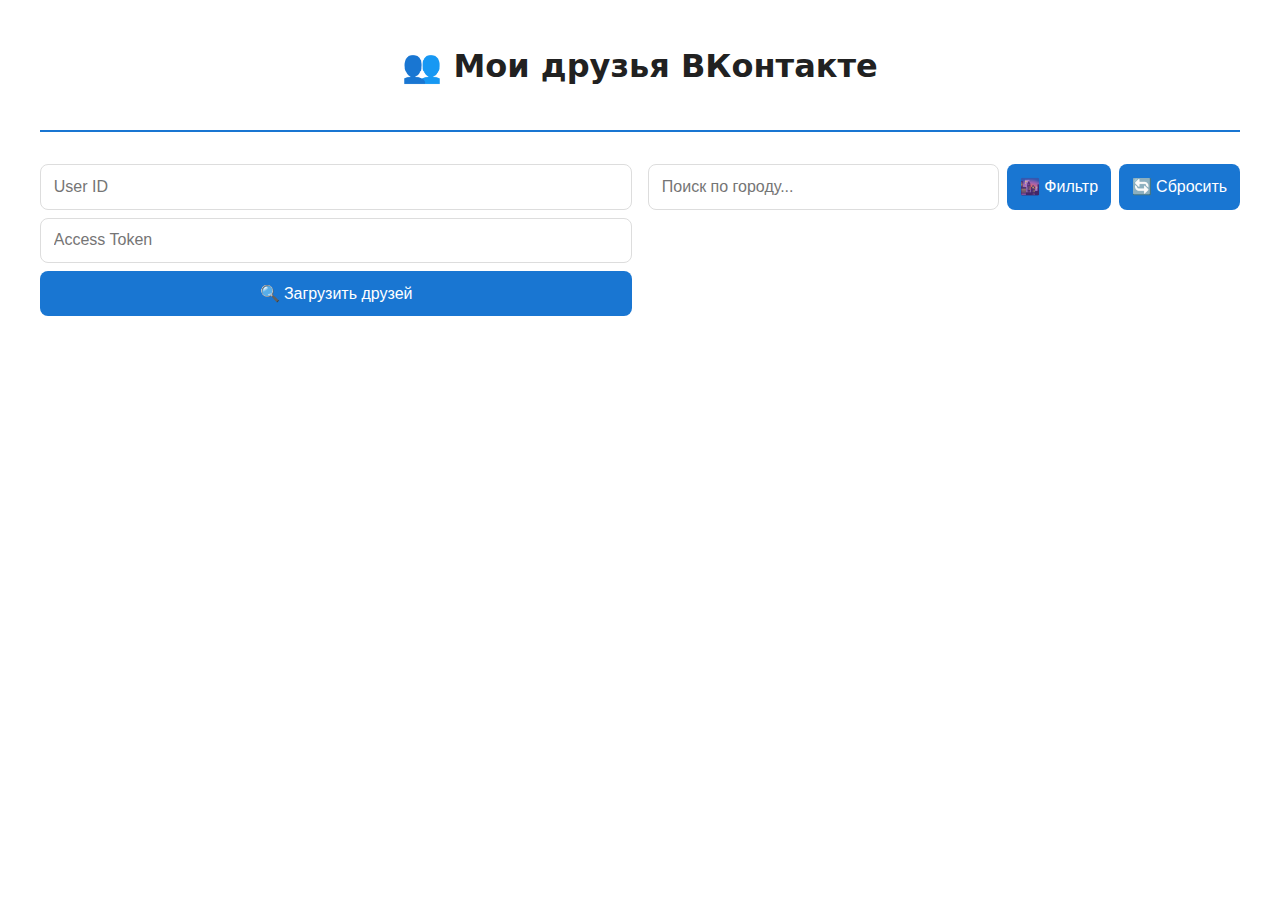
<file: lab3/index.html>
<!DOCTYPE html>
<html lang="ru">
<head>
    <meta charset="UTF-8">
    <meta name="viewport" content="width=device-width, initial-scale=1.0">
    <title>Друзья ВКонтакте | Лабораторная 3</title>
    <style>
        :root {
            --primary: #1976d2;
            --secondary: #f5f5f5;
            --error: #d32f2f;
            --text: #212121;
        }

        body {
            font-family: 'Segoe UI', system-ui;
            line-height: 1.6;
            max-width: 1200px;
            margin: 0 auto;
            padding: 20px;
            color: var(--text);
        }

        .header {
            text-align: center;
            margin-bottom: 2rem;
            padding-bottom: 1rem;
            border-bottom: 2px solid var(--primary);
        }

        .warning {
            color: var(--error);
            background: #ffebee;
            padding: 1rem;
            border-radius: 8px;
            margin: 1rem 0;
        }

        .controls {
            display: grid;
            grid-template-columns: repeat(auto-fit, minmax(250px, 1fr));
            gap: 1rem;
            margin-bottom: 2rem;
        }

        .input-group {
            display: flex;
            flex-direction: column;
            gap: 0.5rem;
        }

        input, button {
            padding: 0.8rem;
            border: 1px solid #ddd;
            border-radius: 8px;
            font-size: 1rem;
            transition: all 0.2s ease;
        }

        input:focus {
            outline: none;
            border-color: var(--primary);
            box-shadow: 0 0 0 3px rgba(25, 118, 210, 0.1);
        }

        button {
            background: var(--primary);
            color: white;
            cursor: pointer;
            display: flex;
            align-items: center;
            gap: 0.5rem;
            justify-content: center;
            border: none;
        }

        button:hover {
            opacity: 0.9;
            transform: translateY(-1px);
        }

        table {
            width: 100%;
            border-collapse: collapse;
            margin: 2rem 0;
            box-shadow: 0 1px 3px rgba(0,0,0,0.1);
        }

        th, td {
            padding: 1rem;
            text-align: left;
            border-bottom: 1px solid #eee;
        }

        th {
            background: var(--secondary);
            cursor: pointer;
            position: relative;
        }

        th:hover::after {
            content: '↕';
            position: absolute;
            right: 1rem;
            opacity: 0.5;
        }

        .status {
            padding: 1rem;
            border-radius: 8px;
            margin: 1rem 0;
        }

        .loading {
            background: #e3f2fd;
            color: var(--primary);
        }

        .error {
            background: #ffebee;
            color: var(--error);
        }

        .success {
            background: #e8f5e9;
            color: #2e7d32;
        }

        .highlight {
            background-color: #ffeb3b;
        }

        img.avatar {
            width: 50px;
            height: 50px;
            border-radius: 50%;
            object-fit: cover;
        }
    </style>
    <script src="https://code.jquery.com/jquery-3.6.0.min.js"></script>
</head>
<body>
    <header class="header">
        <h1>👥 Мои друзья ВКонтакте</h1>
    </header>

    <div class="controls">
        <div class="input-group">
            <input 
                type="text" 
                id="userId" 
                placeholder="User ID"
            >
            <input 
                type="password" 
                id="accessToken" 
                placeholder="Access Token"
            >
            <button onclick="loadFriends()">
                <span>🔍 Загрузить друзей</span>
            </button>
        </div>

        <div class="input-group">
            <div class="search-filter" style="display: flex; gap: 8px; flex-wrap: nowrap;">
            <input 
                type="text" 
                id="searchCity" 
                placeholder="Поиск по городу..."
                style="flex: 1; min-width: 200px;"
            >
            <button 
                onclick="filterByCity()" 
                style="min-width: 100px; white-space: nowrap;"
            >🌆 Фильтр</button>
            <button 
                onclick="clearSearch()" 
                style="min-width: 100px; white-space: nowrap;"
            >🔄 Сбросить</button>
        </div>
            <div class="status" id="status"></div>
        </div>
    </div>

    <div id="friends-table"></div>
    <div class="status" id="counter"></div>

    <script>
        let friendsData = null;
        const API_VERSION = '5.131';

        function loadFriends() {
            const USER_ID = $('#userId').val().trim();
            const ACCESS_TOKEN = $('#accessToken').val().trim();

            if(!USER_ID || !ACCESS_TOKEN) {
                showError('Заполните оба поля!');
                return;
            }

            showLoading('Идёт загрузка данных...');

            $.ajax({
                url: 'https://api.vk.com/method/friends.get',
                dataType: 'jsonp',
                data: {
                    user_id: USER_ID,
                    access_token: ACCESS_TOKEN,
                    v: API_VERSION,
                    fields: 'photo_100,bdate,city',
                    order: 'hints'
                },
                success: function(data) {
                    if(data.error) {
                        handleVKError(data.error);
                        return;
                    }

                    friendsData = data.response.items.map(friend => ({
                        id: friend.id,
                        first_name: friend.first_name || 'Не указано',
                        last_name: friend.last_name || 'Не указано',
                        bdate: formatDate(friend.bdate),
                        city: friend.city?.title || 'Не указан',
                        photo: friend.photo_100
                    }));

                    renderTable(friendsData);
                    updateCounter(friendsData.length);
                    showStatus('Данные успешно загружены!', 'success');
                },
                error: function(err) {
                    showError('Ошибка загрузки: ' + err.statusText);
                }
            });
        }

        function formatDate(bdate) {
            if (!bdate) return 'Не указана';
            const parts = bdate.split('.');
            return parts.length === 2 
                ? `${parts[0].padStart(2, '0')}.${parts[1].padStart(2, '0')}` 
                : bdate;
        }

        function renderTable(items) {
            const container = $('#friends-table');
            container.empty();

            if(items.length === 0) {
                container.html('<div class="status error">Нет данных для отображения</div>');
                return;
            }

            const table = $('<table>');
            const thead = $('<thead>').html(`
                <tr>
                    <th onclick="sortTable('id')">ID</th>
                    <th>Фото</th>
                    <th onclick="sortTable('first_name')">Имя</th>
                    <th onclick="sortTable('last_name')">Фамилия</th>
                    <th onclick="sortTable('bdate')">Дата рождения</th>
                    <th onclick="sortTable('city')">Город</th>
                </tr>
            `);

            const tbody = $('<tbody>');
            items.forEach(friend => {
                tbody.append(`
                    <tr>
                        <td>${friend.id}</td>
                        <td><img src="${friend.photo}" class="avatar"></td>
                        <td>${friend.first_name}</td>
                        <td>${friend.last_name}</td>
                        <td>${friend.bdate}</td>
                        <td>${friend.city}</td>
                    </tr>
                `);
            });

            table.append(thead, tbody);
            container.append(table);
            highlightMatches($('#searchCity').val().trim().toLowerCase());
        }

        function sortTable(field) {
            if (!friendsData) return;
            
            friendsData.sort((a, b) => {
                const valA = a[field].toLowerCase();
                const valB = b[field].toLowerCase();
                return valA.localeCompare(valB);
            });
            
            renderTable(friendsData);
        }

        function filterByCity() {
            const searchTerm = $('#searchCity').val().trim().toLowerCase();
            if (!friendsData) return;

            const filtered = searchTerm 
                ? friendsData.filter(friend => 
                    friend.city.toLowerCase().includes(searchTerm)
                  )
                : friendsData;

            renderTable(filtered);
            updateCounter(filtered.length);
        }

        function clearSearch() {
            $('#searchCity').val('');
            renderTable(friendsData);
            updateCounter(friendsData?.length || 0);
        }

        function highlightMatches(searchTerm) {
            $('td:nth-child(6)').each(function() {
                const city = $(this).text().toLowerCase();
                $(this).toggleClass('highlight', city.includes(searchTerm));
            });
        }

        function updateCounter(count) {
            $('#counter').text(`Найдено записей: ${count || 0}`);
        }

        function handleVKError(error) {
            const errors = {
                5: 'Неверный access token',
                6: 'Слишком много запросов',
                15: 'Доступ запрещён',
                113: 'Неверный User ID'
            };
            showError(errors[error.error_code] || error.error_msg);
        }

        function showLoading(text) {
            $('#status').removeClass().addClass('status loading').text(text);
        }

        function showError(text) {
            $('#status').removeClass().addClass('status error').text(text);
            setTimeout(hideStatus, 5000);
        }

        function showStatus(text, type) {
            $('#status').removeClass().addClass(`status ${type}`).text(text);
            setTimeout(hideStatus, 3000);
        }

        function hideStatus() {
            $('#status').removeClass().text('');
        }
    </script>
</body>
</html>
</file>
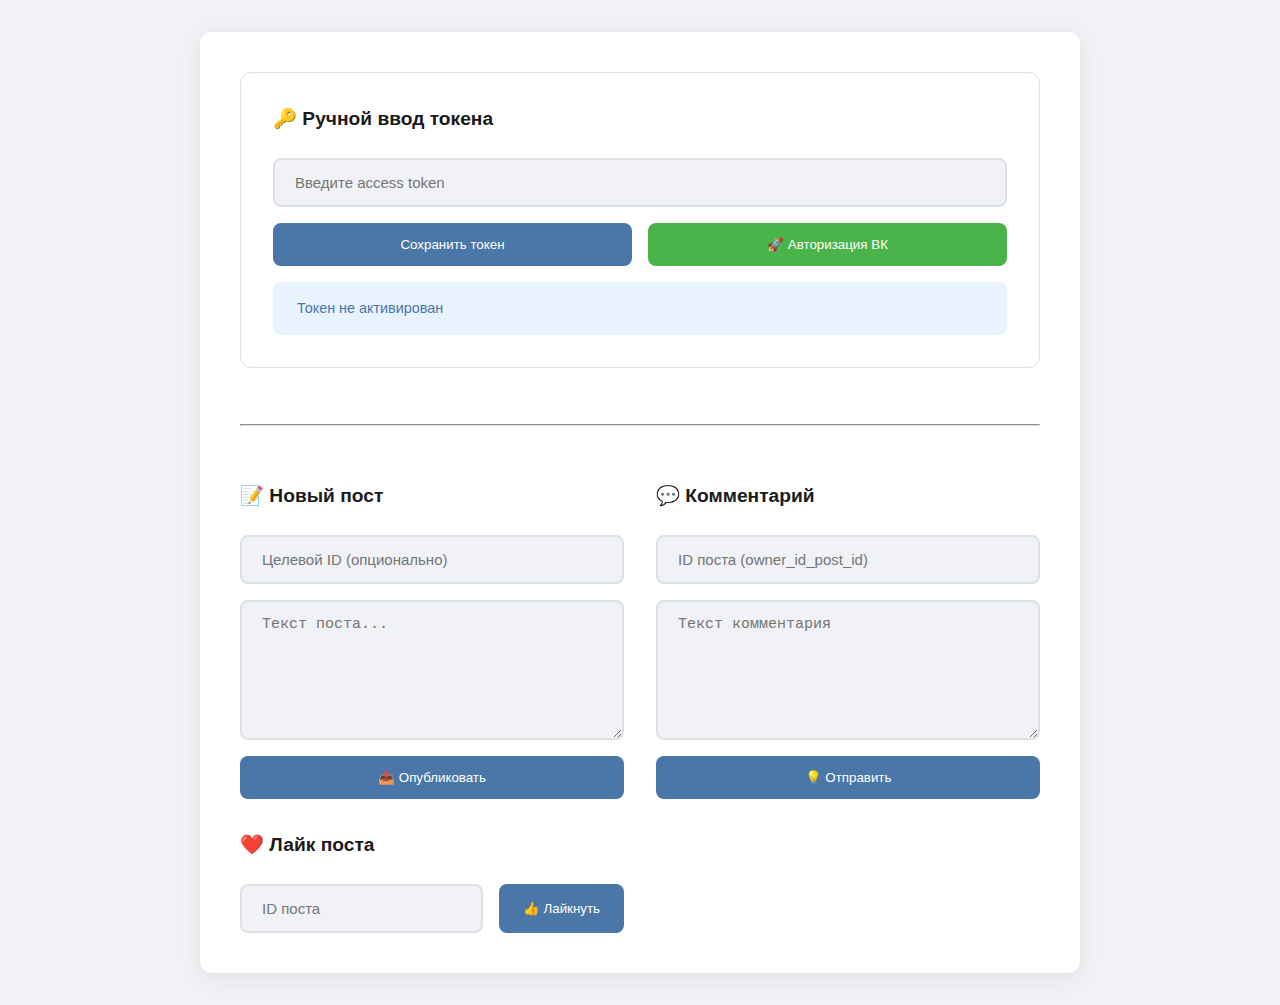
<file: lab4/index.html>
<!DOCTYPE html>
<html lang="ru">
<head>
  <meta charset="UTF-8">
  <title>VK Manager Pro</title>
  <style>
    :root {
  --primary: #4A76A8;
  --primary-hover: #2F4A6E;
  --background: #f0f2f5;
  --surface: #ffffff;
  --border: #dce1e6;
  --radius: 12px;
  --shadow: 0 4px 24px rgba(0,0,0,0.08);
}

body {
  background: var(--background);
  font-family: -apple-system, BlinkMacSystemFont, 'Segoe UI', Roboto, sans-serif;
  line-height: 1.5;
  margin: 0;
  padding: 2rem;
  min-height: 100vh;
}

.container {
  max-width: 800px;
  margin: 0 auto;
  background: var(--surface);
  border-radius: var(--radius);
  box-shadow: var(--shadow);
  padding: 2.5rem;
  display: grid;
  gap: 2rem;
}

.auth-section {
  background: var(--surface);
  border: 1px solid var(--border);
  border-radius: var(--radius);
  padding: 2rem;
  display: grid;
  gap: 1.5rem;
}

.action-grid {
  display: grid;
  grid-template-columns: repeat(auto-fit, minmax(320px, 1fr));
  gap: 2rem;
  align-items: start;
}

.input-group {
  display: grid;
  gap: 1rem;
  min-width: 0;
}

input, textarea {
  width: 100%;
  padding: 0.875rem 1.25rem;
  border: 2px solid var(--border);
  border-radius: 8px;
  font-size: 15px;
  transition: all 0.2s ease;
  background: var(--background);
  box-sizing: border-box;
}

textarea {
  min-height: 140px;
  resize: vertical;
}

button {
  background: var(--primary);
  color: white;
  border: none;
  padding: 0.875rem 1.5rem;
  border-radius: 8px;
  font-weight: 500;
  cursor: pointer;
  transition: all 0.2s ease;
  width: 100%;
}

button:hover {
  background: var(--primary-hover);
  transform: translateY(-1px);
  box-shadow: var(--shadow);
}

.status {
  padding: 1rem 1.5rem;
  background: #e8f3ff;
  border-radius: 8px;
  color: var(--primary);
  font-size: 0.9rem;
}

@media (max-width: 640px) {
  body {
    padding: 1rem;
  }
  
  .container {
    padding: 1.5rem;
  }
  
  .action-grid {
    grid-template-columns: 1fr;
  }
}

/* Дополнительные улучшения */
.button-group {
  display: grid;
  gap: 1rem;
  grid-template-columns: repeat(auto-fit, minmax(150px, 1fr));
}

.like-container {
  display: grid;
  gap: 1rem;
  grid-template-columns: 1fr auto;
}

h3 {
  margin: 0 0 0.5rem;
  font-size: 1.2rem;
  color: #1A1A1A;
}

hr.section-divider {
  margin: 1.5rem 0;
  border-color: var(--border);
}
  </style>
  <script src="https://code.jquery.com/jquery-3.3.1.min.js"></script>
</head>
<body>
  <div class="container">
  <section class="auth-section">
    <div class="input-group">
      <h3>🔑 Ручной ввод токена</h3>
      <input type="text" id="manualToken" placeholder="Введите access token">
      <div class="button-group">
        <button onclick="setToken()">Сохранить токен</button>
        <button onclick="authVK()" style="background: #4AB34A;">
          🚀 Авторизация ВК
        </button>
      </div>
      <div class="status" id="status">Токен не активирован</div>
    </div>
  </section>

  <hr class="section-divider">

  <div class="action-grid">
    <!-- Блок создания поста -->
    <div class="input-group">
      <h3>📝 Новый пост</h3>
      <input type="number" id="userId" placeholder="Целевой ID (опционально)">
      <textarea id="postText" placeholder="Текст поста..."></textarea>
      <div class="button-group">
        <button onclick="createPost()">📤 Опубликовать</button>
      </div>
    </div>

    <!-- Блок комментариев -->
    <div class="input-group">
      <h3>💬 Комментарий</h3>
      <input type="text" id="postId" placeholder="ID поста (owner_id_post_id)">
      <textarea id="commentText" placeholder="Текст комментария"></textarea>
      <div class="button-group">
        <button onclick="addComment()">💡 Отправить</button>
      </div>
    </div>

    <!-- Блок лайков -->
    <div class="input-group">
      <h3>❤️ Лайк поста</h3>
      <div class="like-container">
        <input type="text" id="likePostId" placeholder="ID поста">
        <button onclick="likePost()">👍 Лайкнуть</button>
      </div>
    </div>
  </div>
</div>


  <!-- Оригинальный JavaScript без изменений -->
  <script>
    const APP_ID = 53162697;
    let accessToken = null;

    function setToken() {
      accessToken = document.getElementById('manualToken').value.trim();
      document.getElementById('status').textContent = accessToken 
        ? '✅ Токен успешно установлен' 
        : '⚠️ Введите токен в поле выше';
    }


  function authVK() {
    const redirectUri = "https://oauth.vk.com/blank.html";
    const scope = ["wall"];
    const url = new URL(`https://oauth.vk.com/authorize?client_id=${APP_ID}&display=page&redirect_uri=${redirectUri}&scope=${scope}&response_type=token&v=5.199`);
    const authWindow = window.open(
      url.href,
      'VK Auth',
      'width=600,height=700'
    );
  }

  function callAPI(method, params) {
    return $.ajax({
      url: `https://api.vk.com/method/${method}`,
      data: {
        ...params,
        access_token: accessToken,
        v: '5.199'
      },
      dataType: 'jsonp',
      jsonp: 'callback'
    });
  }

  function createPost() {
    const ownerId = $('#userId').val() || '';
    const message = $('#postText').val();

    callAPI('wall.post', {
      owner_id: ownerId,
      message: message,
      privacy_view: 'friends'
    })
    .done(function(response) {
      handleResponse(response, 'Пост успешно опубликован');
    })
    .fail(function(jqXHR) {
      handleError(jqXHR);
    });
  }

  function addComment() {
    const [ownerId, postId] = $('#postId').val().split('_');
    const message = $('#commentText').val();

    callAPI('wall.createComment', {
      owner_id: ownerId,
      post_id: postId,
      message: message
    })
    .done(function(response) {
      handleResponse(response, 'Комментарий добавлен');
    })
    .fail(handleError);
  }

  function likePost() {
    const [ownerId, postId] = $('#likePostId').val().split('_');

    callAPI('likes.add', {
      type: 'post',
      owner_id: ownerId,
      item_id: postId
    })
    .done(function(response) {
      handleResponse(response, 'Лайк поставлен');
    })
    .fail(handleError);
  }

  function handleResponse(response, successMsg) {
    if(response.response) {
      alert(successMsg);
    } else {
      alert('Ошибка: ' + (response.error?.error_msg || 'Неизвестная ошибка'));
    }
  }

  function handleError(jqXHR) {
    alert('Ошибка запроса: ' + (jqXHR.responseJSON?.error?.error_msg || 'Ошибка сети'));
  }
</script>
</body>
</html>
</file>
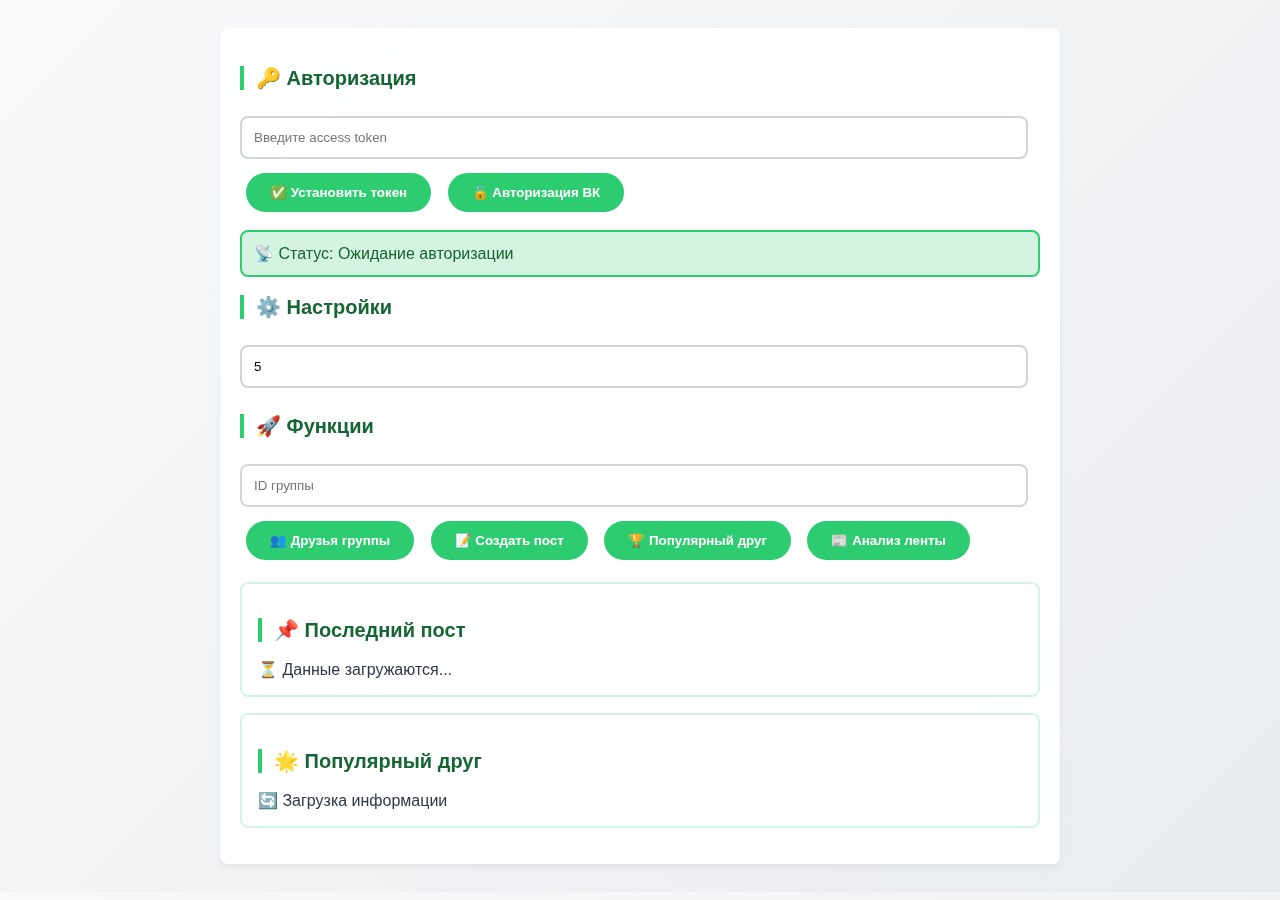
<file: lab5/index.html>
<!DOCTYPE html>
<html lang="ru">
<head>
    <meta charset="UTF-8">
    <title>Lab #5</title>
    <style>
        body {
            font-family: Arial;
            background: linear-gradient(135deg, #f8f9fa 0%, #e9ecef 100%);
            color: #2d3748;
            padding: 20px;
        }
        
        .container {
            max-width: 800px;
            margin: 0 auto;
            background: rgba(255,255,255,0.9);
            padding: 20px;
            border-radius: 8px;
            backdrop-filter: blur(5px);
            box-shadow: 0 4px 6px rgba(0,0,0,0.05);
        }
        
        button {
            background: #2ecc71;
            color: white;
            border: none;
            padding: 12px 24px;
            margin: 6px;
            border-radius: 25px;
            cursor: pointer;
            transition: all 0.3s ease;
            font-weight: 600;
        }
        
        button:hover {
            background: #27ae60;
            transform: translateY(-1px);
            box-shadow: 0 3px 8px rgba(0,0,0,0.1);
        }
        
        input, textarea {
            width: 95%;
            padding: 12px;
            margin: 8px 0;
            border: 2px solid #d1d5db;
            border-radius: 8px;
            background: white;
            transition: border-color 0.3s;
        }
        
        input:focus {
            border-color: #2ecc71;
            outline: none;
        }
        
        .status {
            padding: 12px;
            margin: 12px 0;
            background: #d4f3e0;
            border: 2px solid #2ecc71;
            border-radius: 8px;
            color: #166534;
        }
        
        .result-block {
            padding: 16px;
            margin: 16px 0;
            background: white;
            border: 2px solid #d4f3e0;
            border-radius: 8px;
        }
        
        .friend-card {
            display: flex;
            align-items: center;
            padding: 12px;
            margin: 12px 0;
            background: white;
            border: 2px solid #d4f3e0;
            border-radius: 8px;
        }
        
        .friend-photo {
            width: 40px;
            height: 40px;
            border-radius: 50%;
            margin-right: 12px;
            border: 2px solid #2ecc71;
        }
        
        h2 {
            color: #166534;
            font-size: 20px;
            margin: 18px 0;
            border-left: 4px solid #2ecc71;
            padding-left: 12px;
        }
    </style>
    <script src="https://code.jquery.com/jquery-3.3.1.min.js"></script>
</head>
<body>
<div class="container">
    <h2>🔑 Авторизация</h2>
    <input type="text" id="manualToken" placeholder="Введите access token">
    <button onclick="setToken()">✅ Установить токен</button>
    <button onclick="authVK()">🔓 Авторизация ВК</button>
    <div class="status" id="status">📡 Статус: Ожидание авторизации</div>

    <h2>⚙️ Настройки</h2>
    <input type="number" id="limit" value="5" placeholder="Макс. количество операций">

    <h2>🚀 Функции</h2>
    <input type="text" id="groupId" placeholder="ID группы">
    <button onclick="getGroupFriends()">👥 Друзья группы</button>
    <button onclick="createGroupsPost()">📝 Создать пост</button>
    <button onclick="findPopularFriend()">🏆 Популярный друг</button>
    <button onclick="processNewsfeed()">📰 Анализ ленты</button>

    <div class="result-block">
        <h2>📌 Последний пост</h2>
        <div id="lastPostContent">⏳ Данные загружаются...</div>
    </div>

    <div class="result-block">
        <h2>🌟 Популярный друг</h2>
        <div id="popularFriendContent">🔄 Загрузка информации</div>
    </div>
</div>

<script>
    const APP_ID = 53162697;
    let accessToken = null;

    function setToken() {
        accessToken = document.getElementById('manualToken').value.trim();
        document.getElementById('status').innerHTML = accessToken 
            ? 'Токен установлен вручную' 
            : 'Введите токен в поле выше';
    }

    function authVK() {
        const redirectUri = "https://oauth.vk.com/blank.html";
        const scope = ["wall,friends,groups,stats,offline"];
        const url = new URL(`https://oauth.vk.com/authorize?client_id=${APP_ID}&display=page&redirect_uri=${redirectUri}&scope=${scope}&response_type=token&v=5.199`);
        window.open(url.href, 'VK Auth', 'width=600,height=700');
    }

    function callAPI(method, params) {
        return $.ajax({
            url: `https://api.vk.com/method/${method}`,
            data: {...params, access_token: accessToken, v: '5.199'},
            dataType: 'jsonp',
            jsonp: 'callback'
        });
    }

    function handleError(error) {
        alert('Ошибка: ' + (error.error?.error_msg || 'Неизвестная ошибка'));
    }

    function getGroupFriends() {
        const groupId = $('#groupId').val();
        const limit = $('#limit').val();

        callAPI('groups.getMembers', {group_id: groupId, count: 1000})
            .then(members => {
                const items = members.response.items.slice(0, limit);
                let friends = [];
                
                function process(index) {
                    if(index >= items.length) {
                        alert(`Найдено друзей: ${friends.length}`);
                        return;
                    }
                    
                    callAPI('friends.get', {user_id: items[index]})
                        .then(res => {
                            if(res.response) friends.push(...res.response.items);
                            return new Promise(r => setTimeout(r, 500));
                        })
                        .then(() => process(index + 1))
                        .catch(handleError);
                }
                process(0);
            })
            .catch(handleError);
    }

    function createGroupsPost() {
        const limit = $('#limit').val();
        
        callAPI('groups.get', {extended: 1, count: limit})
            .then(groups => {
                let postText = "";
                const items = groups.response.items;

                function process(index) {
                    if(index >= items.length) {
                        return callAPI('wall.post', {message: `Мои группы:\n${postText}`});
                    }

                    return callAPI('groups.getById', {
                        group_id: Math.abs(items[index].id),
                        fields: "members_count"
                    })
                        .then(res => {
                            postText += `${items[index].name} (${res.response.groups[0].members_count} участников)\n`;
                            return new Promise(r => setTimeout(r, 500));
                        })
                        .then(() => process(index + 1));
                }
                
                return process(0);
            })
            .then(() => alert('Пост создан!'))
            .catch(handleError);
    }

    async function findPopularFriend() {
	  const limit = $('#limit').val();
	  
	  try {
		const friends = await callAPI('friends.get', {});
		const items = friends.response.items.slice(0, limit);
		
		let maxFriends = 0;
		let popularUser = null;

		// Последовательно обрабатываем каждого друга
		for(const item of items) {
		  const res = await callAPI('users.get', {
			user_ids: item,
			fields: 'photo_100,counters'
		  });
		  
		  const user = res.response[0];
		  if(user.counters?.friends > maxFriends) {
			maxFriends = user.counters.friends;
			popularUser = user;
		  }
		  await new Promise(r => setTimeout(r, 500)); // Имитация задержки
		}

		if(popularUser) {
		  document.getElementById('popularFriendContent').innerHTML = `
			<div class="friend-card">
			  <img src="${popularUser.photo_100}" class="friend-photo"
				   alt="${popularUser.first_name} ${popularUser.last_name}">
			  <div>
				<h4>${popularUser.first_name} ${popularUser.last_name}</h4>
				<p>Друзей: ${maxFriends}</p>
				<p>Страница: <a href="https://vk.com/id${popularUser.id}" target="_blank">перейти</a></p>
			  </div>
			</div>`;
		}
	  } catch(error) {
		handleError(error);
	  }
	}

    function processNewsfeed() {
        callAPI('newsfeed.get', {count: 1})
            .then(news => {
                const post = news.response.items[0];
                let sourceRequest;

                if(post.source_id > 0) {
                    sourceRequest = callAPI('friends.get', {
                        user_id: post.source_id,
                        count: $('#limit').val()
                    }).then(res => getNames(res.response.items));
                } else {
                    sourceRequest = callAPI('groups.getMembers', {
                        group_id: Math.abs(post.source_id)
                    }).then(res => getNames(res.response.items));
                }

                const infoRequest = post.source_id < 0
                    ? callAPI('groups.getById', {group_id: Math.abs(post.source_id), fields: "photo_100"})
                    : callAPI('users.get', {user_ids: Math.abs(post.source_id), fields: "photo_100"});

                return Promise.all([sourceRequest, infoRequest, post]);
            })
            .then(([names, response, post]) => {
                const isGroup = post.source_id < 0;
                const entity = isGroup ? response.response.groups[0] : response.response[0];
                const attachment = post.attachments?.[0]?.type === "photo" 
                    ? post.attachments[0].photo.sizes[1].url 
                    : "";

                document.getElementById('lastPostContent').innerHTML = `
                    <div class="friend-card">
                        <img src="${entity.photo_100}" class="friend-photo">
                        <div style="display: contents;">
                            <h4>${isGroup ? entity.name : `${entity.first_name} ${entity.last_name}`}</h4>
                            <p>${new Date(post.date * 1000).toLocaleString()}</p>
                            <p>${post.text || 'Без текста'}</p>
                            ${attachment ? `<img src="${attachment}" alt="Прикрепленное фото">` : ''}
                        </div>
                    </div>`;

                alert(`Список:\n${names.join('\n')}`);
            })
            .catch(handleError);
    }

    function getNames(ids) {
        return callAPI('users.get', {
            user_ids: ids.join(','),
            fields: 'name'
        }).then(res => res.response.map(u => `${u.first_name} ${u.last_name}`));
    }
</script>
</body>
</html>
</file>
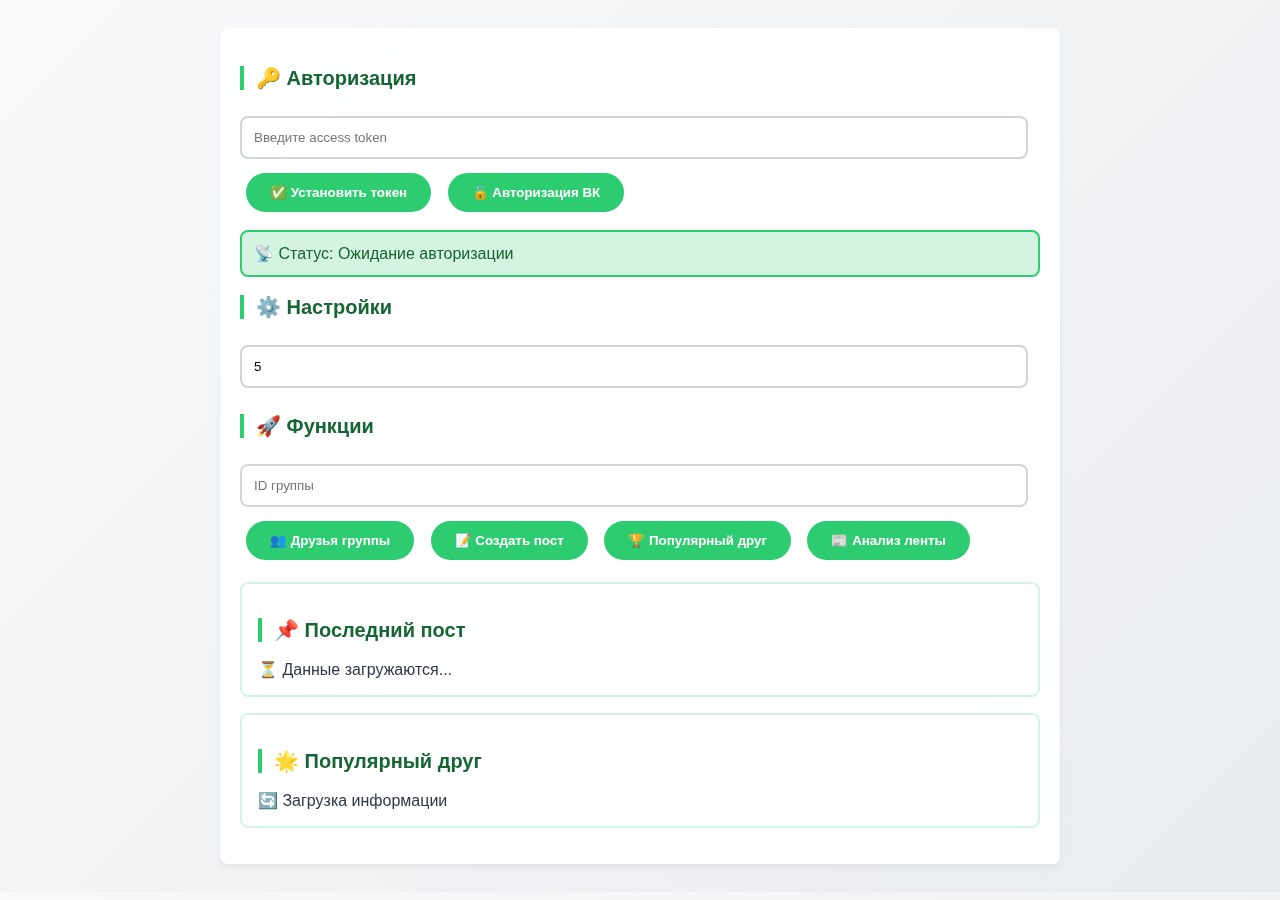
<file: lab6/index.html>
<!DOCTYPE html>
<html lang="ru">
<head>
    <meta charset="UTF-8">
    <title>Lab #5</title>
    <style>
        body {
            font-family: Arial;
            background: linear-gradient(135deg, #f8f9fa 0%, #e9ecef 100%);
            color: #2d3748;
            padding: 20px;
        }
        
        .container {
            max-width: 800px;
            margin: 0 auto;
            background: rgba(255,255,255,0.9);
            padding: 20px;
            border-radius: 8px;
            backdrop-filter: blur(5px);
            box-shadow: 0 4px 6px rgba(0,0,0,0.05);
        }
        
        button {
            background: #2ecc71;
            color: white;
            border: none;
            padding: 12px 24px;
            margin: 6px;
            border-radius: 25px;
            cursor: pointer;
            transition: all 0.3s ease;
            font-weight: 600;
        }
        
        button:hover {
            background: #27ae60;
            transform: translateY(-1px);
            box-shadow: 0 3px 8px rgba(0,0,0,0.1);
        }
        
        input, textarea {
            width: 95%;
            padding: 12px;
            margin: 8px 0;
            border: 2px solid #d1d5db;
            border-radius: 8px;
            background: white;
            transition: border-color 0.3s;
        }
        
        input:focus, textarea:focus {
            border-color: #2ecc71;
            outline: none;
        }
        
        .status {
            padding: 12px;
            margin: 12px 0;
            background: #d4f3e0;
            border: 2px solid #2ecc71;
            border-radius: 8px;
            color: #166534;
        }
        
        .result-block {
            padding: 16px;
            margin: 16px 0;
            background: white;
            border: 2px solid #d4f3e0;
            border-radius: 8px;
        }
        
        .friend-card {
            display: flex;
            align-items: center;
            padding: 12px;
            margin: 12px 0;
            background: white;
            border: 2px solid #d4f3e0;
            border-radius: 8px;
        }
        
        .friend-photo {
            width: 40px;
            height: 40px;
            border-radius: 50%;
            margin-right: 12px;
            border: 2px solid #2ecc71;
        }
        
        h2 {
            color: #166534;
            font-size: 20px;
            margin: 18px 0;
            border-left: 4px solid #2ecc71;
            padding-left: 12px;
        }

        /* Новые стили для редактора */
        #postEditorBlock button {
            background: #3498db;
            margin: 10px 5px;
        }
        
        #postEditorBlock button:last-child {
            background: #e74c3c;
        }
    </style>
    <script src="https://code.jquery.com/jquery-3.3.1.min.js"></script>
</head>
<body>
<div class="container">
    <h2>🔑 Авторизация</h2>
    <input type="text" id="manualToken" placeholder="Введите access token">
    <button onclick="setToken()">✅ Установить токен</button>
    <button onclick="authVK()">🔓 Авторизация ВК</button>
    <div class="status" id="status">📡 Статус: Ожидание авторизации</div>

    <h2>⚙️ Настройки</h2>
    <input type="number" id="limit" value="5" placeholder="Макс. количество операций">

    <h2>🚀 Функции</h2>
    <input type="text" id="groupId" placeholder="ID группы">
    <button onclick="getGroupFriends()">👥 Друзья группы</button>
    <button onclick="createGroupsPost()">📝 Создать пост</button>
    <button onclick="findPopularFriend()">🏆 Популярный друг</button>
    <button onclick="processNewsfeed()">📰 Анализ ленты</button>

    <div class="result-block" id="postEditorBlock" style="display: none;">
        <h2>✍️ Предпросмотр поста</h2>
        <textarea id="postPreview" rows="6" style="width: 95%"></textarea>
        <button onclick="publishPost()" style="background: #3498db">🚀 Опубликовать</button>
        <button onclick="document.getElementById('postEditorBlock').style.display = 'none'" 
                style="background: #e74c3c">❌ Отменить</button>
    </div>

    <div class="result-block">
        <h2>📌 Последний пост</h2>
        <div id="lastPostContent">⏳ Данные загружаются...</div>
    </div>

    <div class="result-block">
        <h2>🌟 Популярный друг</h2>
        <div id="popularFriendContent">🔄 Загрузка информации</div>
    </div>
</div>

<script>
    const APP_ID = 53162697;
    let accessToken = null;

    function setToken() {
        accessToken = document.getElementById('manualToken').value.trim();
        document.getElementById('status').innerHTML = accessToken 
            ? '✅ Токен установлен' 
            : '⚠️ Введите токен';
    }

    function authVK() {
        const redirectUri = "https://oauth.vk.com/blank.html";
        const scope = ["wall,friends,groups,stats,offline"];
        const url = new URL(`https://oauth.vk.com/authorize?client_id=${APP_ID}&display=page&redirect_uri=${redirectUri}&scope=${scope}&response_type=token&v=5.199`);
        window.open(url.href, 'VK Auth', 'width=600,height=700');
    }

    function callAPI(method, params) {
        return $.ajax({
            url: `https://api.vk.com/method/${method}`,
            data: {
                ...params,
                access_token: accessToken,
                v: '5.199'
            },
            dataType: 'jsonp',
            jsonp: 'callback'
        });
    }

    function handleError(jqXHR) {
        alert('Ошибка: ' + (jqXHR.responseJSON?.error?.error_msg || 'Ошибка сети'));
    }

    async function createGroupsPost() {
        try {
            const groups = await callAPI('groups.get', {
                extended: 1,
                count: $('#limit').val()
            });

            let postText = "Мои группы:\\n\\n";
            for(const group of groups.response.items) {
                const response = await callAPI('groups.getById', {
                    'group_id': Math.abs(group.id),
                    fields: "members_count"
                });
                postText += `${group.name} (${response.response.groups[0].members_count} участников)\\n`;
                await new Promise(r => setTimeout(r, 500));
            }

            document.getElementById('postEditorBlock').style.display = 'block';
            document.getElementById('postPreview').value = postText.replace(/\\n/g, '\n');

        } catch(e) {
            handleError(e);
        }
    }

    async function publishPost() {
        try {
            const finalText = document.getElementById('postPreview').value;
            await callAPI('wall.post', { message: finalText });
            alert('Пост успешно опубликован!');
            document.getElementById('postEditorBlock').style.display = 'none';
        } catch(e) {
            handleError(e);
        }
    }

    async function getGroupFriends() {
        const groupId = $('#groupId').val();
        const limit = $('#limit').val();

        try {
            const members = await callAPI('groups.getMembers', {
                group_id: groupId,
                count: 1000
            });

            const friends = [];
            for(const member of members.response.items.slice(0, limit)) {
                const response = await callAPI('friends.get', {
                    user_id: member
                });
                if(response.response) friends.push(...response.response.items);
            }

            alert(`Найдено друзей: ${friends.length}`);
        } catch(e) {
            handleError(e);
        }
    }


    async function findPopularFriend() {
        try {
            const friends = await callAPI('friends.get', {});
            let maxFriends = 0;
            let popularUser = null;

            for(const friendId of friends.response.items.slice(0, $('#limit').val())) {
                const friend = await callAPI('users.get', {
                    user_ids: friendId,
                    fields: 'photo_100,counters'
                });
				console.log(friendId)
				console.log(friend)
                if(friend.response[0].counters && friend.response[0].counters.friends > maxFriends) {
                    maxFriends = friend.response[0].counters.friends;
                    popularUser = friend.response[0];
                }
				
				await new Promise(r => setTimeout(r, 500));
            }

            document.getElementById('popularFriendContent').innerHTML = `
        <div class="friend-card">
          <img src="${popularUser.photo_100}"
               class="friend-photo"
               alt="${popularUser.first_name} ${popularUser.last_name}">
          <div>
            <h4>${popularUser.first_name} ${popularUser.last_name}</h4>
            <p>Друзей: ${maxFriends}</p>
            <p>Страница: <a href="https://vk.com/id${popularUser.id}"
                         target="_blank">перейти</a></p>
          </div>
        </div>
      `;

        } catch(e) {
            handleError(e);
        }
    }

    async function processNewsfeed() {
        try {
            const news = await callAPI('newsfeed.get', { count: 1 });
            const post = news.response.items[0];

            let names = [];
            if(post.source_id > 0) {
                const friends = await callAPI('friends.get', {
                    user_id: post.source_id,
                    count: $('#limit').val()
                });
                names = await getNames(friends.response.items);
            } else {
                const groupId = Math.abs(post.source_id);
                const members = await callAPI('groups.getMembers', {
                    group_id: groupId,
                    count: $('#limit').val()
                });
                names = await getNames(members.response.items);
            }

            const isGroup = post.source_id < 0;
            const response = await callAPI(isGroup ? 'groups.getById' : 'users.get', {
                [isGroup ? 'group_id' : 'user_ids']: Math.abs(post.source_id),
                fields: "photo_100"
            });

            const name = isGroup
                ? response.response.groups[0].name
                : `${response.response[0].first_name} ${response.response[0].last_name}`;

            const photo = isGroup ? response.response.groups[0].photo_100 : response.response[0].photo_100

			console.log(post)
			const attachment = post.attachments[0].type == "photo" ? post.attachments[0].photo.sizes[1].url : ""
			
            document.getElementById('lastPostContent').innerHTML = `
            <div class="friend-card">
                <img src="${photo}" class="friend-photo">
                <div style="display: contents;">
                    <h4>${name} ${new Date(post.date * 1000).toLocaleString()}</h4>
                    <p>${post.text || 'Без текста'}</p>
                    <img src="${attachment}" alt="Без фото">
                </div>
            </div>
            `;

            alert(`Список:\n${names.join('\n')}`);
        } catch(e) {
            handleError(e);
        }
    }

    async function getNames(ids) {
        const users = await callAPI('users.get', {
            user_ids: ids.join(','),
            fields: 'name'
        });
        return users.response.map(u => `${u.first_name} ${u.last_name}`);
    }
</script>
</body>
</html>
</file>
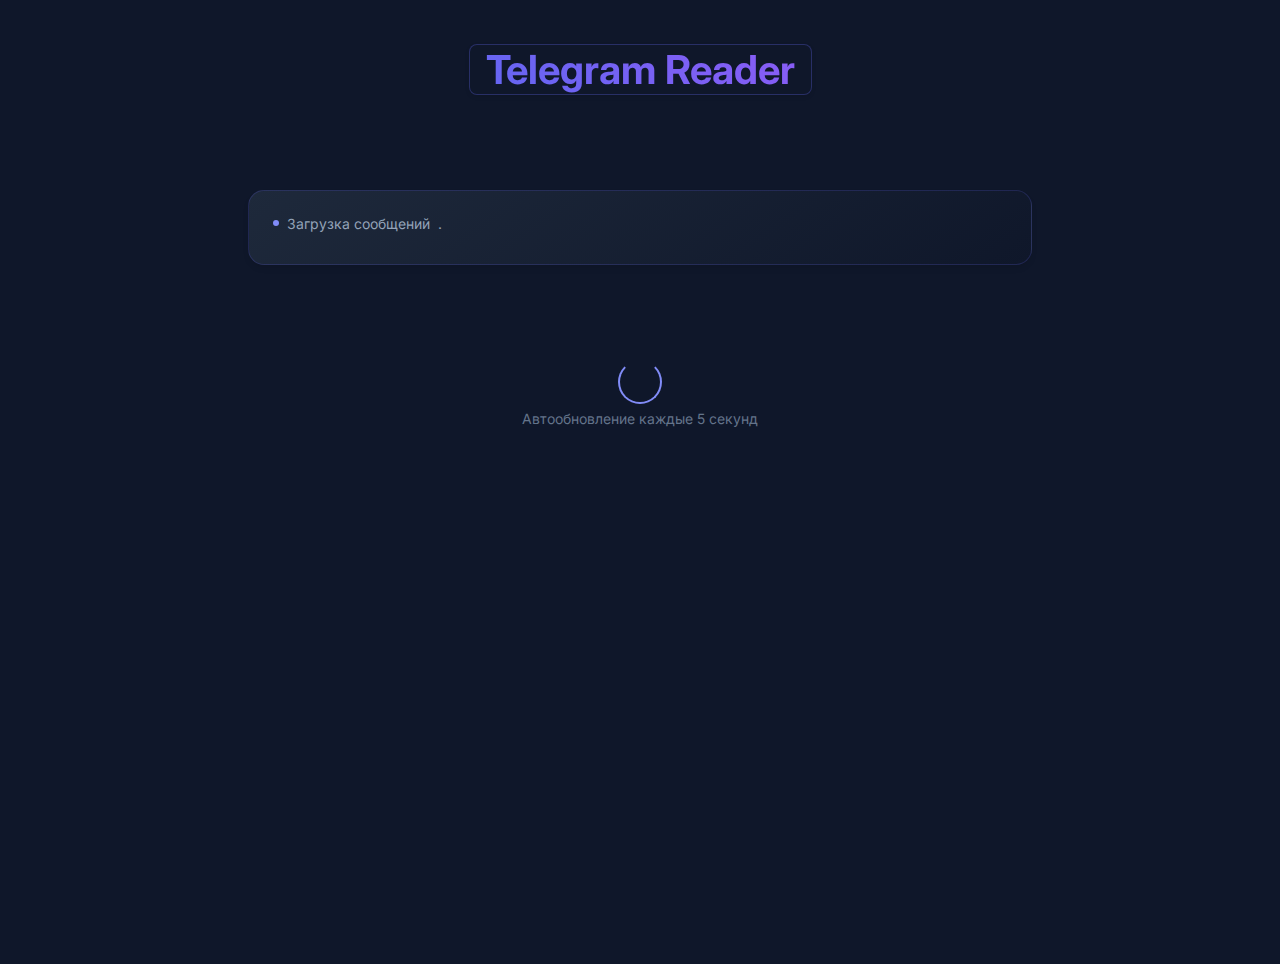
<file: lab7/index (3).html>
<!DOCTYPE html>
<html>
<head>
<meta charset="UTF-8">
  <title>Telegram Reader</title>
  <link href="https://fonts.googleapis.com/css2?family=Inter:wght@400;500;600&display=swap" rel="stylesheet">
  <style>
    :root {
      --gradient-1: #6366f1;
      --gradient-2: #8b5cf6;
      --bg-dark: #0f172a;
      --text-primary: #f8fafc;
      --accent: #818cf8;
    }

    body {
      font-family: 'Inter', sans-serif;
      background: var(--bg-dark);
      padding: 2rem;
      max-width: 800px;
      margin: 0 auto;
      min-height: 100vh;
    }

    .header {
      text-align: center;
      margin-bottom: 2.5rem;
      position: relative;
    }

    h1 {
      font-size: 2.5rem;
      color: var(--text-primary);
      background: linear-gradient(45deg, var(--gradient-1), var(--gradient-2));
      -webkit-background-clip: text;
      -webkit-text-fill-color: transparent;
      display: inline-block;
      padding: 0 1rem;
	  max-width: 100%;
	  border-radius: 8px;
	  margin-top: 12px;
	  border: 1px solid rgba(99, 102, 241, 0.3);
	  box-shadow: 0 2px 4px rgba(0, 0, 0, 0.1);
    }

    .message-card {
      background: linear-gradient(145deg, #1e293b, #0f172a);
      border-radius: 16px;
      margin: 1.25rem 0;
      padding: 1.5rem;
      box-shadow: 0 4px 6px -1px rgba(0, 0, 0, 0.1);
      border: 1px solid rgba(99, 102, 241, 0.2);
      transition: transform 0.3s ease, box-shadow 0.3s ease;
      display: flex;
      align-items: flex-start;
      gap: 1.5rem;
    }

    .message-card:hover {
      transform: translateY(-3px);
      box-shadow: 0 10px 15px -3px rgba(99, 102, 241, 0.2);
    }

    .avatar {
      width: 56px;
      height: 56px;
      border-radius: 50%;
      border: 2px solid var(--accent);
      box-shadow: 0 0 12px rgba(99, 102, 241, 0.3);
      object-fit: cover;
      flex-shrink: 0;
    }

    .avatar-placeholder {
      background: linear-gradient(45deg, var(--gradient-1), var(--gradient-2));
      display: flex;
      align-items: center;
      justify-content: center;
      font-weight: 600;
      color: var(--text-primary);
    }

    .message-content {
      flex-grow: 1;
      min-width: 0;
    }

    .timestamp {
      color: #94a3b8;
      font-size: 0.875rem;
      margin-bottom: 0.5rem;
      display: flex;
      align-items: center;
      gap: 0.5rem;
    }

    .timestamp::before {
      content: '';
      width: 6px;
      height: 6px;
      background: var(--accent);
      border-radius: 50%;
      display: inline-block;
    }

    .user-name {
      color: var(--text-primary);
      font-size: 1.125rem;
      font-weight: 600;
      margin-bottom: 0.75rem;
      margin-top: -4px;
    }

    .message-text {
      color: #cbd5e1;
      line-height: 1.6;
      margin: 0;
    }

    .refresh-info {
      text-align: center;
      color: #64748b;
      margin: 2rem 0;
      font-size: 0.875rem;
      position: relative;
    }

    .refresh-info::after {
      content: '';
      width: 40px;
      height: 40px;
      border: 2px solid var(--accent);
      border-radius: 50%;
      border-top-color: transparent;
      position: absolute;
      top: -50px;
      left: 50%;
      transform: translateX(-50%);
      animation: spin 1s linear infinite;
    }

    #output {
      position: relative;
      min-height: 200px;
      padding: 8px;
    }

    .loading-dots::after {
      content: '.';
      animation: dots 1.5s steps(5, end) infinite;
    }

    @keyframes spin {
      to { transform: translateX(-50%) rotate(360deg); }
    }

    @keyframes dots {
      0%, 20% { content: '.'; }
      40% { content: '..'; }
      60% { content: '...'; }
      80%, 100% { content: ''; }
    }

    @media (max-width: 640px) {
      .message-card {
        flex-direction: column;
        align-items: center;
      }
      
      .avatar {
        margin-bottom: 1rem;
      }
      
      body {
        padding: 1rem;
      }
      
      h1 {
        font-size: 2rem;
      }
    }
  </style>
</head>
<body>
  <div class="header">
    <h1>Telegram Reader</h1>
  </div>
  
  <div id="output">
    <div class="message-card">
      <div class="timestamp">Загрузка сообщений<span class="loading-dots"></span></div>
    </div>
  </div>

  <div class="refresh-info">Автообновление каждые 5 секунд</div>

  <script>
    const BOT_TOKEN = '8059611993:AAE0jMlnyM-LlfL19f5agSM0tpKz9nVp8V0';
    let lastUpdateId = 0;

    async function fetchMessages() {
      try {
        const response = await fetch(`https://api.telegram.org/bot${BOT_TOKEN}/getUpdates?offset=${lastUpdateId + 1}`);
        const data = await response.json();
        
        if (data.result.length > 0) {
          lastUpdateId = data.result[data.result.length - 1].update_id;
        }
        
        return data.result
          .filter(update => update.message && (update.message.text || update.message.photo || update.message.document))
          .reverse();
        
      } catch (error) {
        console.error('Ошибка:', error);
        return [];
      }
    }

    async function getUserProfile(userId) {
      try {
        const response = await fetch(`https://api.telegram.org/bot${BOT_TOKEN}/getUserProfilePhotos?user_id=${userId}`);
        const data = await response.json();
        
        return {
          photo: data.result.photos?.[0]?.[0]?.file_id 
            ? `https://api.telegram.org/bot${BOT_TOKEN}/getFile?file_id=${data.result.photos[0][0].file_id}`
            : null
        };
        
      } catch (error) {
        return { photo: null };
      }
    }
	
	async function getFileUrl(fileId) {
		try {
			const response = await fetch(`https://api.telegram.org/bot${BOT_TOKEN}/getFile?file_id=${fileId}`);
			const data = await response.json();
			return `https://api.telegram.org/file/bot${BOT_TOKEN}/${data.result.file_path}`;
    } 	catch {
    return null;
  }
}

    async function renderMessages(messages) {
		const output = document.getElementById('output');
  
		if (messages.length === 0) return;

	  let html = "";
	  
	  for (const update of messages) {
		const msg = update.message;
		const profile = await getUserProfile(msg.from.id);
		
		// Получаем изображение
		let imageUrl = null;
		if(msg.photo) {
		  const fileId = msg.photo[msg.photo.length - 1].file_id;
		  imageUrl = await getFileUrl(fileId);
		} 
		else if(msg.document?.mime_type?.startsWith('image/')) {
		  imageUrl = await getFileUrl(msg.document.file_id);
		}

    html += `
      <div class="message-card">
        ${profile.photo 
          ? `<img class="avatar" src="${profile.photo}" alt="Аватар">` 
          : `<div class="avatar avatar-placeholder">${msg.from.first_name[0]}</div>`}
        <div class="message-content">
          <div class="timestamp">
            ${new Date(msg.date * 1000).toLocaleString()}
          </div>
          <div class="user-name">${msg.from.first_name}</div>
          ${imageUrl 
            ? `<img src="${imageUrl}" style="max-width: 100%; border-radius: 8px; margin-top: 12px;">` 
            : `<p class="message-text">${msg.text || 'Сообщение без текста'}</p>`}
        </div>
      </div>
    `;
  }
  
  output.innerHTML = html + output.innerHTML;
}


    // Инициализация и интервал обновления
    fetchMessages().then(renderMessages);
    setInterval(async () => {
      const messages = await fetchMessages();
      renderMessages(messages);
    }, 5000);
  </script>
</body>
</html>
</file>
